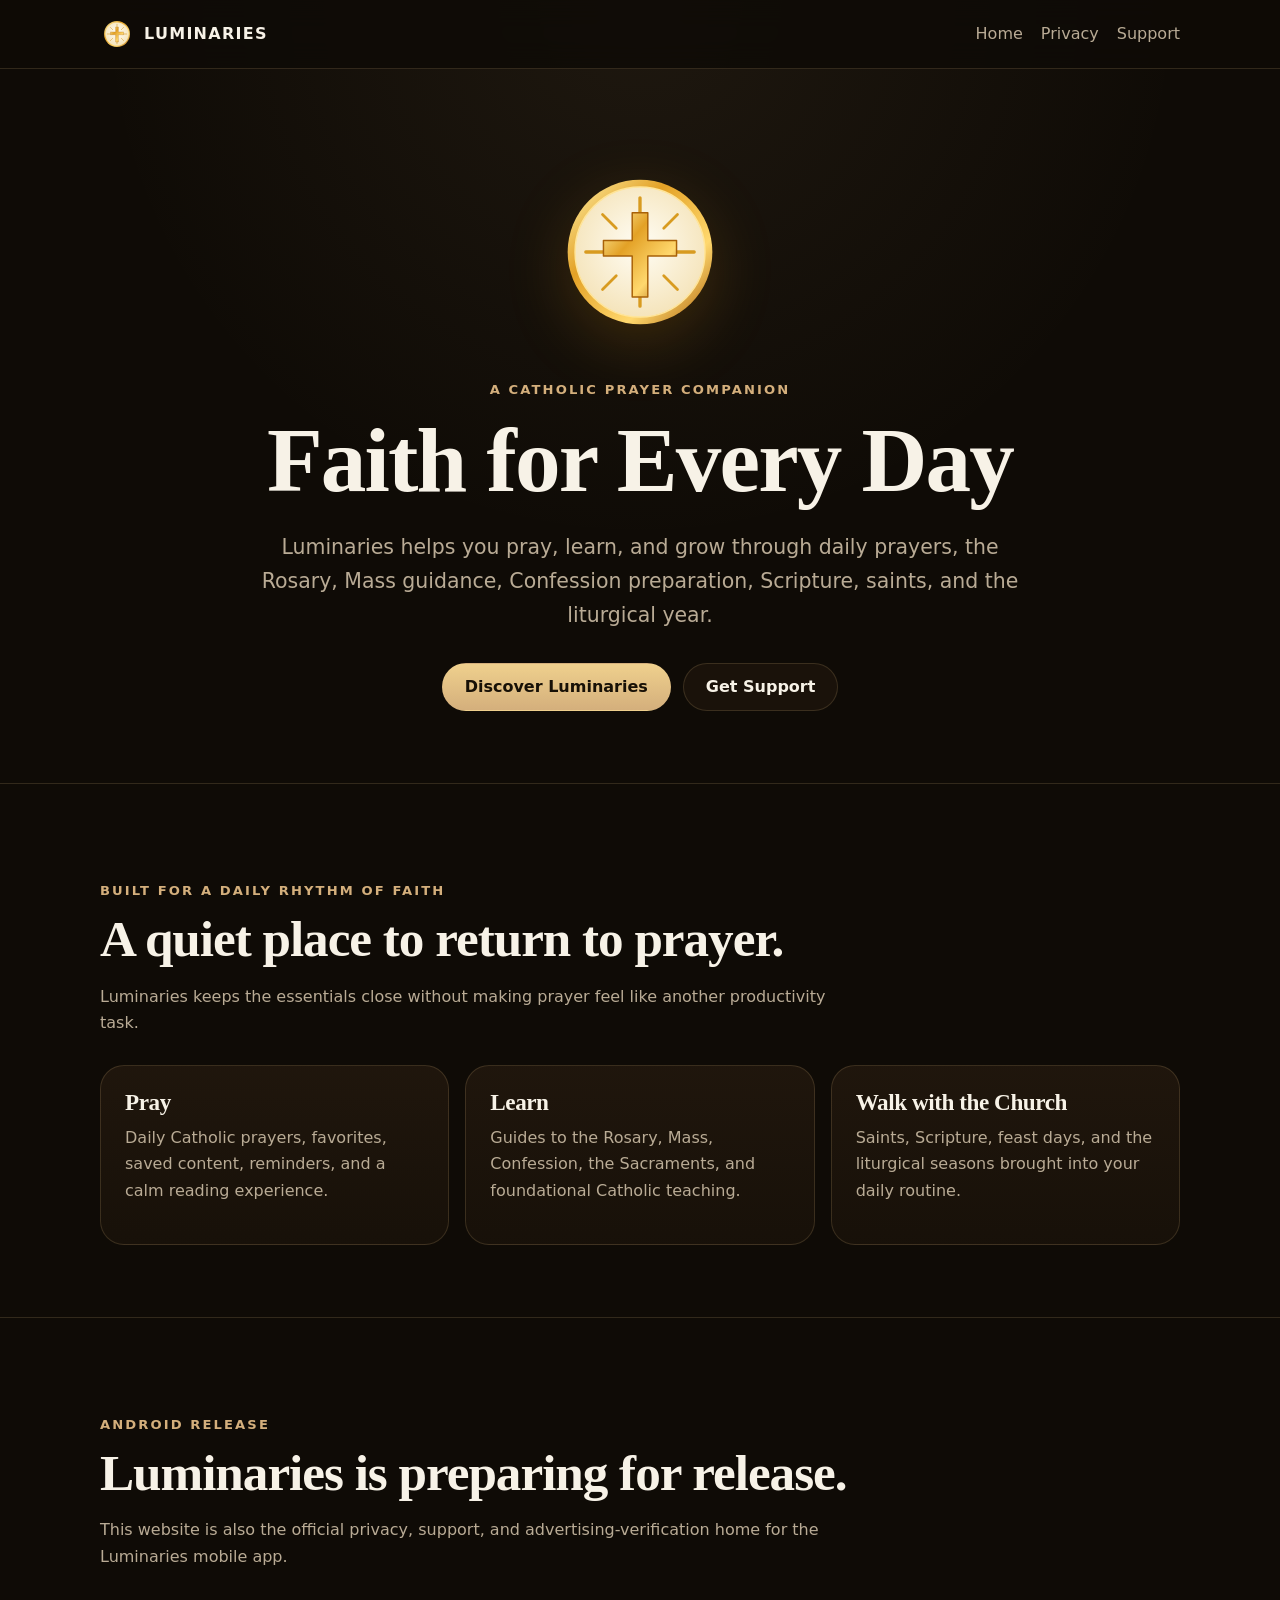
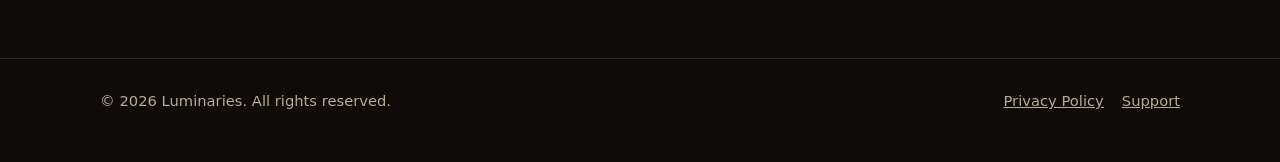
<file: index.html>
<!doctype html><html lang="en"><head><meta charset="utf-8"><meta name="viewport" content="width=device-width,initial-scale=1">
<meta name="description" content="Luminaries — a Catholic companion for prayer, the Rosary, Mass, Confession, Scripture, saints and the liturgical year.">
<title>Luminaries — Faith for Every Day</title><link rel="icon" href="./assets/luminaries-medallion.svg" type="image/svg+xml"><link rel="stylesheet" href="./assets/styles.css"></head><body>
<header class="site-header"><div class="container nav">
<a class="brand" href="./index.html"><img src="./assets/luminaries-medallion.svg" alt="" aria-hidden="true"><span>LUMINARIES</span></a>
<nav class="nav-links" aria-label="Primary"><a href="./index.html">Home</a><a href="./privacy.html">Privacy</a><a href="./support.html">Support</a></nav>
</div></header>
<main>
<section class="hero"><div class="container"><img class="hero-mark" src="./assets/luminaries-medallion.svg" alt="Luminaries golden cross medallion">
<div class="eyebrow">A Catholic Prayer Companion</div><h1>Faith for Every Day</h1>
<p>Luminaries helps you pray, learn, and grow through daily prayers, the Rosary, Mass guidance, Confession preparation, Scripture, saints, and the liturgical year.</p>
<div class="cta-row"><a class="button primary" href="#about">Discover Luminaries</a><a class="button" href="./support.html">Get Support</a></div></div></section>
<section id="about" class="section"><div class="container"><div class="eyebrow">Built for a daily rhythm of faith</div><h2>A quiet place to return to prayer.</h2>
<p class="lead">Luminaries keeps the essentials close without making prayer feel like another productivity task.</p>
<div class="grid"><article class="card"><h3>Pray</h3><p>Daily Catholic prayers, favorites, saved content, reminders, and a calm reading experience.</p></article>
<article class="card"><h3>Learn</h3><p>Guides to the Rosary, Mass, Confession, the Sacraments, and foundational Catholic teaching.</p></article>
<article class="card"><h3>Walk with the Church</h3><p>Saints, Scripture, feast days, and the liturgical seasons brought into your daily routine.</p></article></div></div></section>
<section class="section"><div class="container"><div class="eyebrow">Android release</div><h2>Luminaries is preparing for release.</h2>
<p class="lead">This website is also the official privacy, support, and advertising-verification home for the Luminaries mobile app.</p></div></section>
</main><footer><div class="container footer-row"><div>© <span id="year"></span> Luminaries. All rights reserved.</div>
<div class="footer-links"><a href="./privacy.html">Privacy Policy</a><a href="./support.html">Support</a></div></div></footer>
<script>document.getElementById('year').textContent=new Date().getFullYear()</script></body></html>
</file>
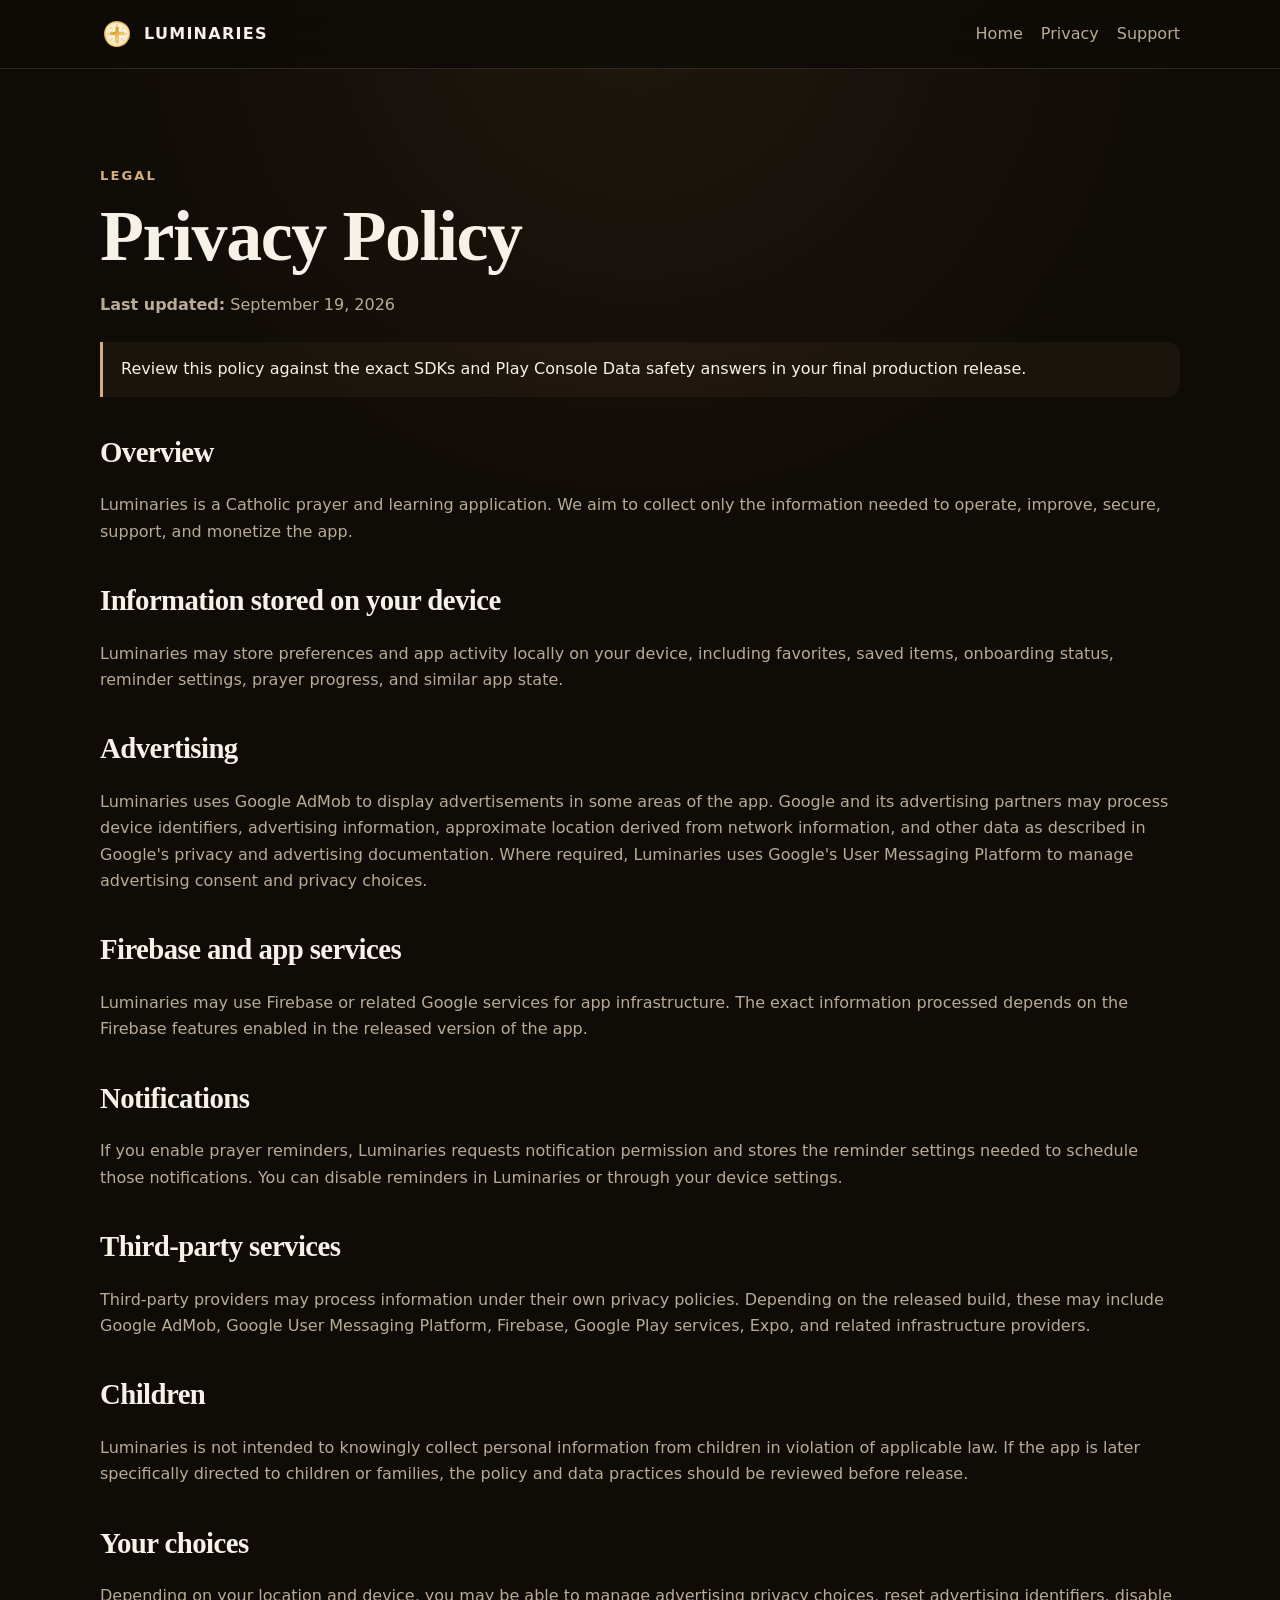
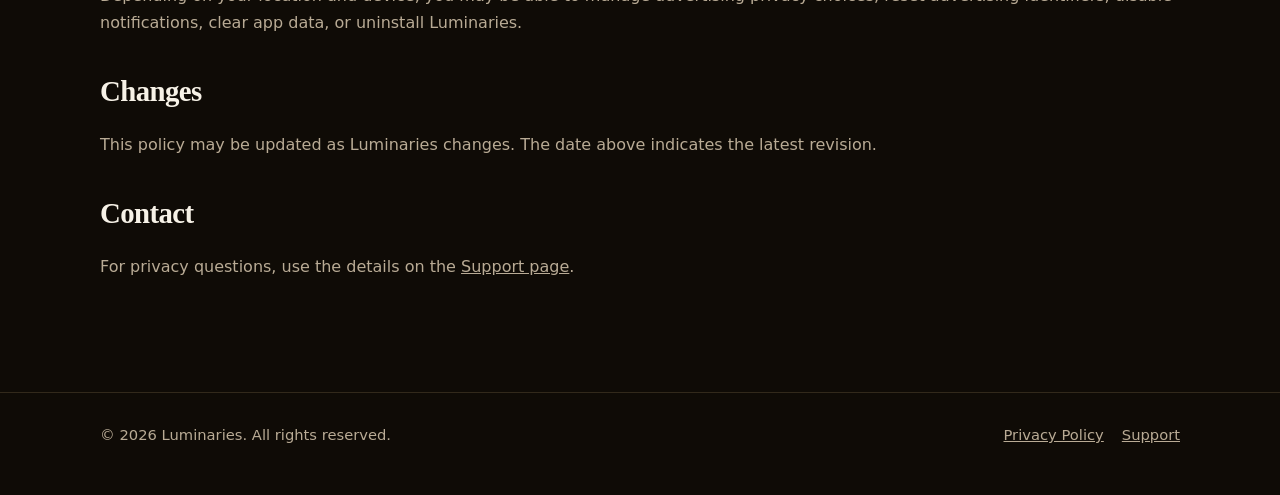
<file: privacy.html>
<!doctype html><html lang="en"><head><meta charset="utf-8"><meta name="viewport" content="width=device-width,initial-scale=1">
<title>Privacy Policy — Luminaries</title><link rel="icon" href="./assets/luminaries-medallion.svg" type="image/svg+xml"><link rel="stylesheet" href="./assets/styles.css"></head><body><header class="site-header"><div class="container nav">
<a class="brand" href="./index.html"><img src="./assets/luminaries-medallion.svg" alt="" aria-hidden="true"><span>LUMINARIES</span></a>
<nav class="nav-links" aria-label="Primary"><a href="./index.html">Home</a><a href="./privacy.html">Privacy</a><a href="./support.html">Support</a></nav>
</div></header>
<main class="page"><div class="container"><div class="eyebrow">Legal</div><h1>Privacy Policy</h1><p><strong>Last updated:</strong> September 19, 2026</p>
<div class="callout">Review this policy against the exact SDKs and Play Console Data safety answers in your final production release.</div>
<h2>Overview</h2><p>Luminaries is a Catholic prayer and learning application. We aim to collect only the information needed to operate, improve, secure, support, and monetize the app.</p>
<h2>Information stored on your device</h2><p>Luminaries may store preferences and app activity locally on your device, including favorites, saved items, onboarding status, reminder settings, prayer progress, and similar app state.</p>
<h2>Advertising</h2><p>Luminaries uses Google AdMob to display advertisements in some areas of the app. Google and its advertising partners may process device identifiers, advertising information, approximate location derived from network information, and other data as described in Google's privacy and advertising documentation. Where required, Luminaries uses Google's User Messaging Platform to manage advertising consent and privacy choices.</p>
<h2>Firebase and app services</h2><p>Luminaries may use Firebase or related Google services for app infrastructure. The exact information processed depends on the Firebase features enabled in the released version of the app.</p>
<h2>Notifications</h2><p>If you enable prayer reminders, Luminaries requests notification permission and stores the reminder settings needed to schedule those notifications. You can disable reminders in Luminaries or through your device settings.</p>
<h2>Third-party services</h2><p>Third-party providers may process information under their own privacy policies. Depending on the released build, these may include Google AdMob, Google User Messaging Platform, Firebase, Google Play services, Expo, and related infrastructure providers.</p>
<h2>Children</h2><p>Luminaries is not intended to knowingly collect personal information from children in violation of applicable law. If the app is later specifically directed to children or families, the policy and data practices should be reviewed before release.</p>
<h2>Your choices</h2><p>Depending on your location and device, you may be able to manage advertising privacy choices, reset advertising identifiers, disable notifications, clear app data, or uninstall Luminaries.</p>
<h2>Changes</h2><p>This policy may be updated as Luminaries changes. The date above indicates the latest revision.</p>
<h2>Contact</h2><p>For privacy questions, use the details on the <a href="./support.html">Support page</a>.</p>
</div></main><footer><div class="container footer-row"><div>© <span id="year"></span> Luminaries. All rights reserved.</div>
<div class="footer-links"><a href="./privacy.html">Privacy Policy</a><a href="./support.html">Support</a></div></div></footer>
<script>document.getElementById('year').textContent=new Date().getFullYear()</script></body></html>
</file>
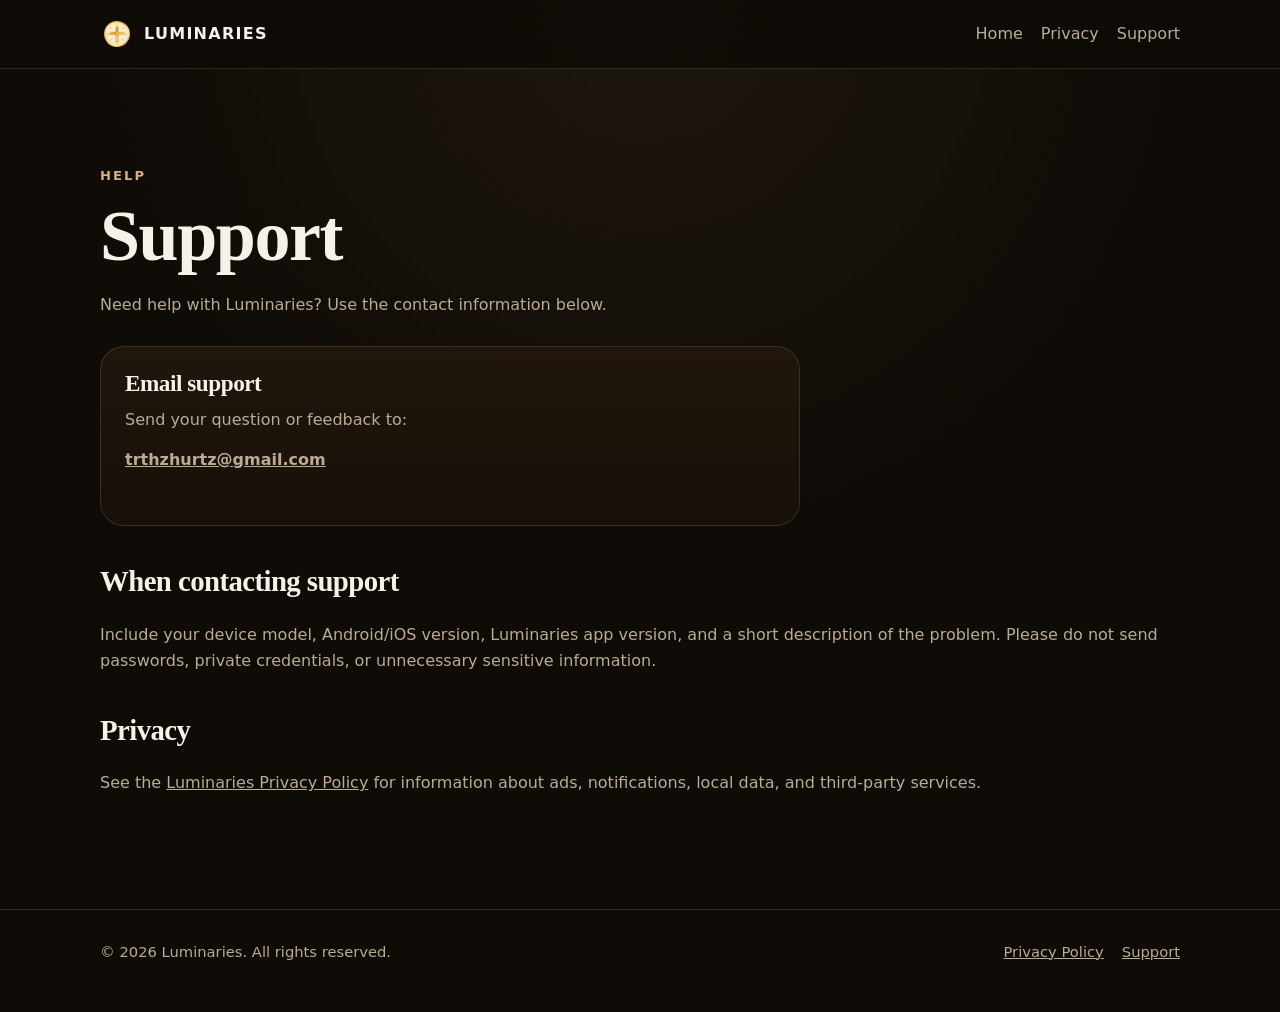
<file: support.html>
<!doctype html><html lang="en"><head><meta charset="utf-8"><meta name="viewport" content="width=device-width,initial-scale=1">
<title>Support — Luminaries</title><link rel="icon" href="./assets/luminaries-medallion.svg" type="image/svg+xml"><link rel="stylesheet" href="./assets/styles.css"></head><body><header class="site-header"><div class="container nav">
<a class="brand" href="./index.html"><img src="./assets/luminaries-medallion.svg" alt="" aria-hidden="true"><span>LUMINARIES</span></a>
<nav class="nav-links" aria-label="Primary"><a href="./index.html">Home</a><a href="./privacy.html">Privacy</a><a href="./support.html">Support</a></nav>
</div></header>
<main class="page"><div class="container"><div class="eyebrow">Help</div><h1>Support</h1><p class="lead">Need help with Luminaries? Use the contact information below.</p>
<div class="card" style="max-width:700px;margin-top:28px"><h3>Email support</h3><p>Send your question or feedback to:</p><p style="margin-top:14px"><strong><a href="mailto:trthzhurtz@gmail.com">trthzhurtz@gmail.com</a></strong></p></div>
<h2>When contacting support</h2><p>Include your device model, Android/iOS version, Luminaries app version, and a short description of the problem. Please do not send passwords, private credentials, or unnecessary sensitive information.</p>
<h2>Privacy</h2><p>See the <a href="./privacy.html">Luminaries Privacy Policy</a> for information about ads, notifications, local data, and third-party services.</p>
</div></main><footer><div class="container footer-row"><div>© <span id="year"></span> Luminaries. All rights reserved.</div>
<div class="footer-links"><a href="./privacy.html">Privacy Policy</a><a href="./support.html">Support</a></div></div></footer>
<script>document.getElementById('year').textContent=new Date().getFullYear()</script></body></html>
</file>
<file: assets/styles.css>
:root{--bg:#0f0b06;--surface:#1a120a;--text:#f7f2e7;--muted:#b9ab95;--gold:#d4af7c;--line:rgba(212,175,124,.18);--max:1080px;color-scheme:dark}
*{box-sizing:border-box}html{scroll-behavior:smooth}body{margin:0;background:radial-gradient(circle at top,rgba(212,175,124,.08),transparent 34rem),var(--bg);color:var(--text);font-family:Inter,ui-sans-serif,system-ui,-apple-system,BlinkMacSystemFont,"Segoe UI",sans-serif;line-height:1.65}
a{color:inherit}.container{width:min(calc(100% - 32px),var(--max));margin-inline:auto}.site-header{position:sticky;top:0;z-index:20;background:rgba(15,11,6,.86);backdrop-filter:blur(14px);border-bottom:1px solid var(--line)}.nav{min-height:68px;display:flex;align-items:center;justify-content:space-between;gap:24px}.brand{display:inline-flex;align-items:center;gap:10px;text-decoration:none;font-weight:800;letter-spacing:.08em}.brand img{width:34px;height:34px}.nav-links{display:flex;gap:18px;flex-wrap:wrap}.nav-links a{text-decoration:none;color:var(--muted)}.nav-links a:hover{color:var(--text)}
.hero{min-height:72vh;display:grid;place-items:center;text-align:center;padding:88px 0 72px}.hero-mark{width:clamp(120px,20vw,190px);filter:drop-shadow(0 18px 30px rgba(201,133,19,.22))}.eyebrow{color:var(--gold);text-transform:uppercase;letter-spacing:.16em;font-size:.82rem;font-weight:800;margin:24px 0 10px}h1,h2,h3{font-family:Georgia,"Times New Roman",serif;line-height:1.1;letter-spacing:-.02em}h1{font-size:clamp(2.8rem,8vw,5.7rem);margin:0}.hero p{max-width:760px;margin:20px auto 0;color:var(--muted);font-size:clamp(1.05rem,2.3vw,1.28rem)}.cta-row{margin-top:30px;display:flex;gap:12px;justify-content:center;flex-wrap:wrap}.button{display:inline-flex;align-items:center;justify-content:center;min-height:48px;padding:0 22px;border-radius:999px;text-decoration:none;font-weight:700;border:1px solid var(--line);background:var(--surface)}.button.primary{background:linear-gradient(#efd08d,#d4af7c);color:#171006;border-color:transparent}
.section{padding:72px 0;border-top:1px solid var(--line)}.section h2{font-size:clamp(2rem,5vw,3.2rem);margin:0 0 16px}.lead,.section>.container>p{color:var(--muted);max-width:760px}.grid{display:grid;grid-template-columns:repeat(3,minmax(0,1fr));gap:16px;margin-top:28px}.card{background:linear-gradient(180deg,rgba(33,23,13,.95),rgba(24,17,9,.98));border:1px solid var(--line);border-radius:24px;padding:24px;min-height:180px}.card h3{margin:0 0 10px;font-size:1.45rem}.card p{color:var(--muted);margin:0}
.page{padding:72px 0 96px}.page h1{font-size:clamp(2.5rem,7vw,4.5rem);margin-bottom:16px}.page h2{margin-top:40px;font-size:1.8rem}.page p,.page li{color:var(--muted)}.callout{border-left:3px solid var(--gold);padding:14px 18px;background:rgba(212,175,124,.06);border-radius:0 14px 14px 0;margin:24px 0}
footer{border-top:1px solid var(--line);padding:30px 0 48px;color:var(--muted);font-size:.92rem}.footer-row{display:flex;justify-content:space-between;gap:18px;flex-wrap:wrap}.footer-links{display:flex;gap:18px;flex-wrap:wrap}.footer-links a{color:var(--muted)}
@media(max-width:760px){.grid{grid-template-columns:1fr}.hero{min-height:auto;padding-top:64px}.nav{padding:14px 0;align-items:flex-start}.nav-links{justify-content:flex-end;gap:12px}}
</file>
